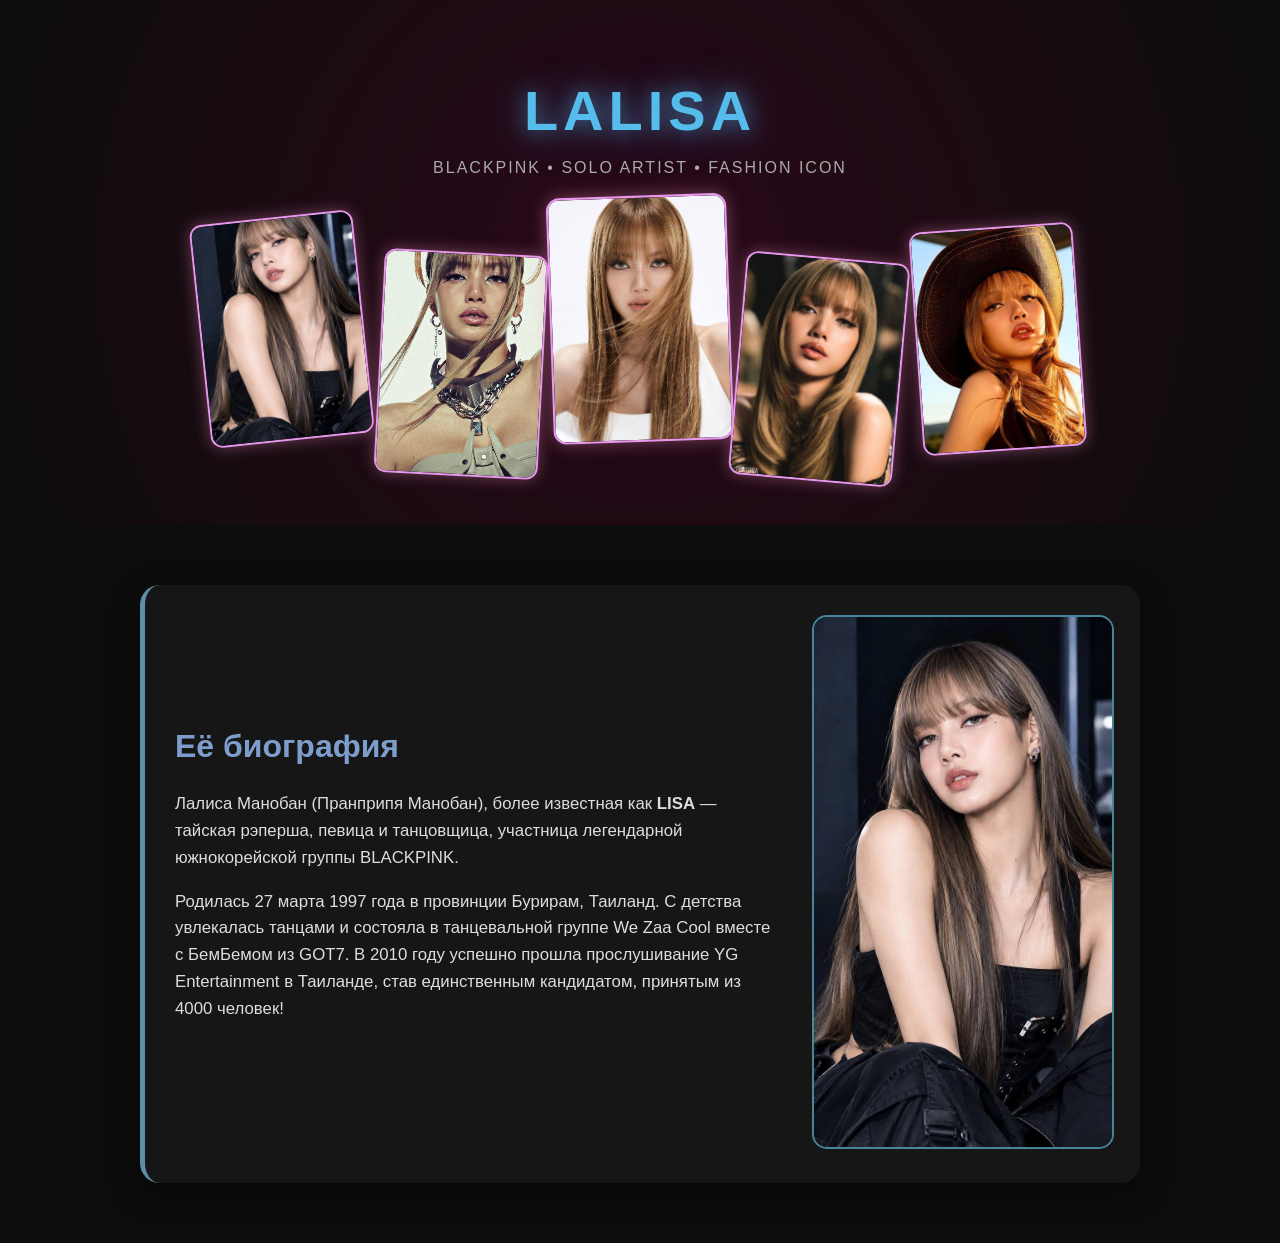
<file: index.html>
<!DOCTYPE html>
<html lang="ru">
    <head>
        <meta charset="UTF-8">
        <meta name="viewport" content="width=device-width, initial-scale=1.0">
        <title>LALISA - Biography & Style</title>
        <link rel="stylesheet" href="lisa-style.css">
    </head>
    <body>
    
        <!-- ЗАСТАВКА: Коллаж из вертикальных полос -->
        <header class="hero-section">
            <h1 class="hero-title">LALISA</h1>
            <p class="hero-subtitle">BLACKPINK • SOLO ARTIST • FASHION ICON</p>
        
            <div class="vertical-collage">
                <div class="col-item img-1"><img src="lisa1.jpg" alt="Lisa 1" class="collage-img"></div>
                <div class="col-item img-2"><img src="lisa2.jpg" alt="Lisa 2" class="collage-img"></div>
                <div class="col-item img-3"><img src="lisa3.jpg" alt="Lisa 3" class="collage-img"></div>
                <div class="col-item img-4"><img src="lisa4.jpg" alt="Lisa 4" class="collage-img"></div>
                <div class="col-item img-5"><img src="lisa5.jpg" alt="Lisa 5" class="collage-img"></div>
            </div>
        </header>
        
        <!-- БИОГРАФИЯ -->
        <section class="bio-section">
            <div class="bio-container">
                <div class="bio-text">
                    <h2>Её биография</h2>
                    <p>Лалиса Манобан (Пранприпя Манобан), более известная как <strong>LISA</strong> — тайская рэперша, певица и танцовщица, участница легендарной южнокорейской группы BLACKPINK.</p>
                    <p>Родилась 27 марта 1997 года в провинции Бурирам, Таиланд. С детства увлекалась танцами и состояла в танцевальной группе We Zaa Cool вместе с БемБемом из GOT7. В 2010 году успешно прошла прослушивание YG Entertainment в Таиланде, став единственным кандидатом, принятым из 4000 человек!</p>
                </div>
                <div class="bio-photo">
                    <img src="lisa1.jpg" alt="Lisa Portrait">
                </div>
            </div>
        </section>
    </body>
</html>
</file>
<file: lisa-style.css>
body {
    background-color: #0d0d0d;
    color: #ffffff;
    font-family: 'Segoe UI', sans-serif;
    margin: 0;
    padding: 0;
}

/* ЗАСТАВКА С КОЛЛАЖЕМ */
.hero-section {
    padding: 40px 20px;
    text-align: center;
    background: radial-gradient(circle, #2a0818 0%, #0d0d0d 100%);
    overflow: hidden;
}

.hero-title {
    font-size: 3.5rem;
    color: #55bcec;
    letter-spacing: 5px;
    text-shadow: 0 0 20px #416c92, 0 0 40px #3c609b;
    margin-bottom: 5px;
}

.hero-subtitle {
    color: #aaa;
    font-size: 1rem;
    letter-spacing: 2px;
    margin-bottom: 40px;
}

/* Сетка Коллажа */
.vertical-collage {
    display: flex;
    justify-content: center;
    align-items: center;
    gap: 15px;
    max-width: 1000px;
    margin: 0 auto;
    position: relative;
    padding: 20px 0;
}

.col-item img {
    width: 160px;
    height: 220px;
    object-fit: cover;
    border-radius: 12px;
    border: 2px solid #e698ec;
    box-shadow: 0 0 15px rgba(239, 145, 192, 0.4);
    transition: transform 0.3s ease, box-shadow 0.3s ease;
}

/* Поворачиваем и сдвигаем фото */
.img-1 { transform: translateY(-20px) rotate(-6deg); }
.img-2 { transform: translateY(15px) rotate(3deg); }
.img-3 { transform: translateY(-30px) scale(1.1) rotate(-2deg); z-index: 2; border-color: #fff; }
.img-4 { transform: translateY(20px) rotate(5deg); }
.img-5 { transform: translateY(-10px) rotate(-4deg); }

.col-item img:hover {
    transform: scale(1.15) rotate(0deg);
    z-index: 10;
    box-shadow: 0 0 25px #c26091;
}

/* СЕКЦИЯ БИОГРАФИИ */
.bio-section {
    padding: 60px 20px;
    max-width: 1000px;
    margin: 0 auto;
}

.bio-container {
    display: flex;
    align-items: center;
    gap: 40px;
    background: #161616;
    padding: 30px;
    border-radius: 20px;
    border-left: 5px solid #5e8da6;
    box-shadow: 0 10px 30px rgba(0,0,0,0.5);
}

.bio-text {
    flex: 2;
}

.bio-text h2 {
    color: #7d9ecc;
    font-size: 2rem;
    margin-top: 0;
}

.bio-text p {
    line-height: 1.6;
    color: #ddd;
    font-size: 1.05rem;
}

.bio-photo {
    flex: 1;
}

.bio-photo img {
    width: 100%;
    border-radius: 15px;
    border: 2px solid #47869a;
}

@media (max-width: 768px) {
    .collage-container {
        flex-wrap: wrap;
    }
    .bio-container {
        flex-direction: column;
    }
}
</file>
